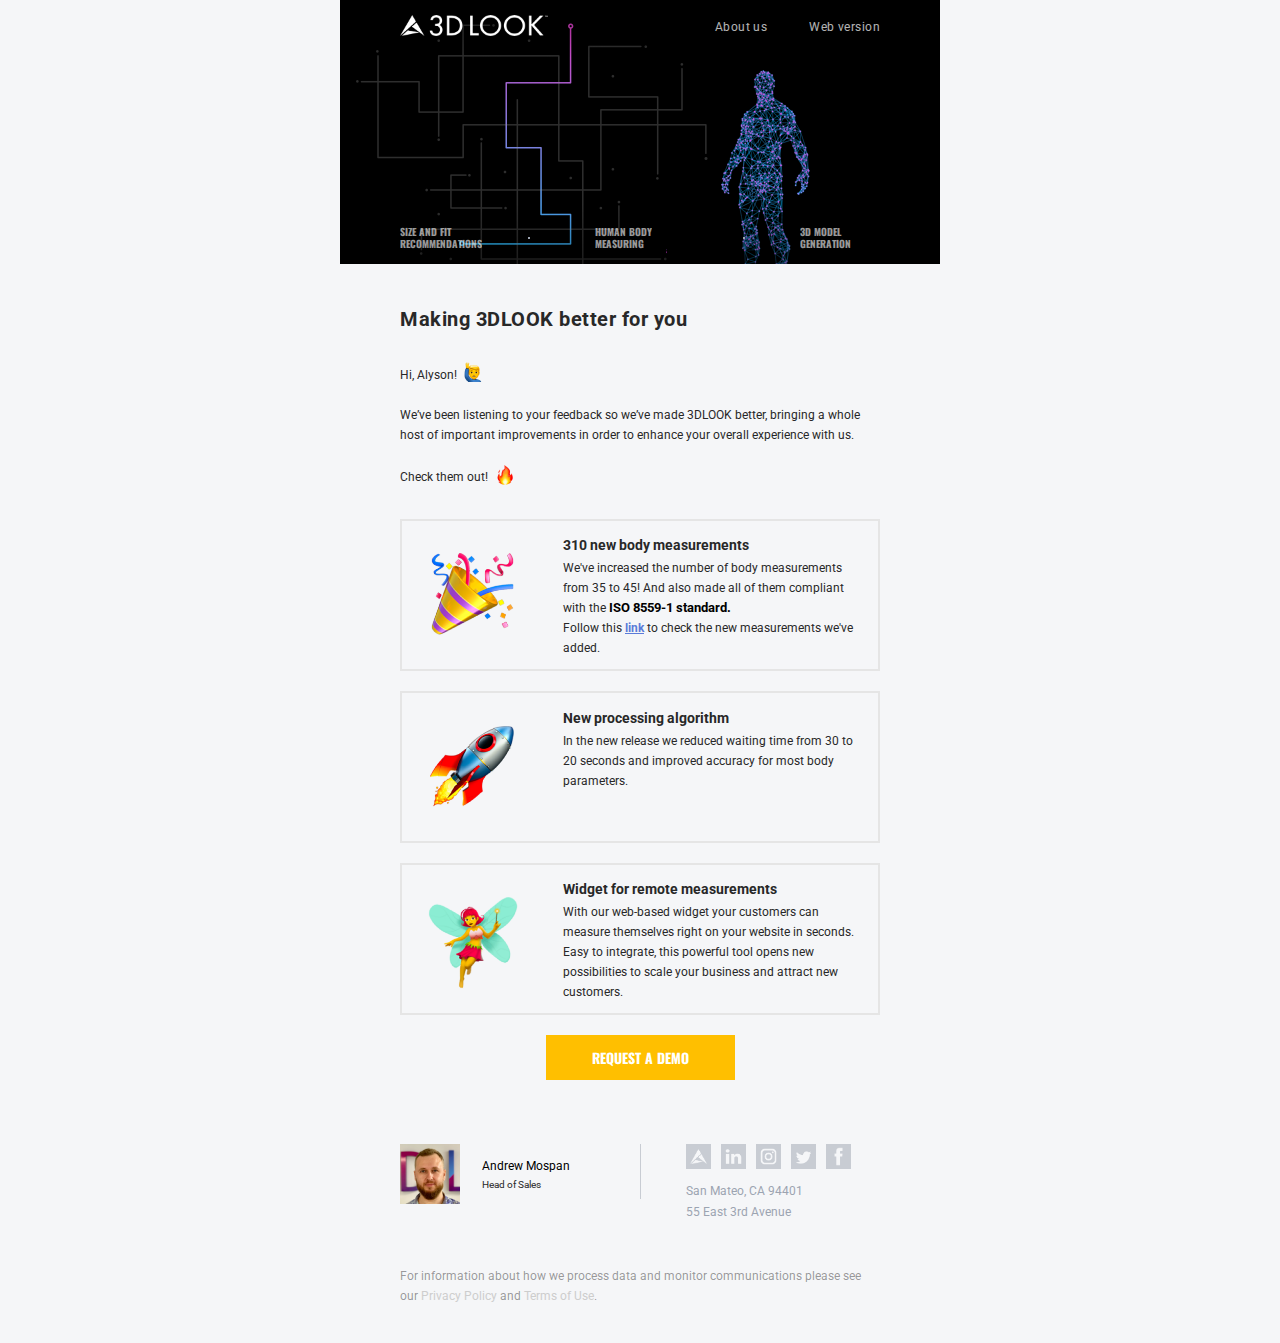
<file: inline.html>
<!DOCTYPE html>
<html lang="en">
<head>
    <meta charset="UTF-8">
    <meta name="viewport" content="width=device-width, user-scalable=no, initial-scale=1.0, maximum-scale=1.0, minimum-scale=1.0">
    <meta name="viewport" content="width=device-width, initial-scale=1.0">
    <meta http-equiv="X-UA-Compatible" content="ie=edge">
    <title>3DLOOK</title>
    <link rel="stylesheet" href="https://fonts.googleapis.com/css?family=Oswald:700|Roboto:400,700&display=swap">
    <style>
        @import url("https://fonts.googleapis.com/css?family=Oswald:700|Roboto:400,700&display=swap");
body {
  margin: 0;
  padding: 0;
  background-color: #F5F6F8;
  font-family: "Roboto", Arial, sans-serif;
}
body p,
body a,
body td {
  font-family: "Roboto", Arial, sans-serif;
}
body a {
  text-decoration: none;
}
body .container {
  width: 100%;
}
body .pl-20 {
  padding-left: 20px;
}
body .pre-text {
  display: none !important;
  visibility: hidden;
  mso-hide: all;
  font-size: 1px;
  color: #ffffff;
  line-height: 1px;
  max-height: 0px;
  max-width: 0px;
  opacity: 0;
  overflow: hidden;
}

table {
  margin: 0 auto;
  border-collapse: collapse;
  border-spacing: 0;
}
table.hidden-mobile {
  display: table;
}
table.hidden-desktop {
  display: none;
}
table thead {
  width: 100%;
}
table tr.hidden-mobile {
  display: table-row;
}
table tr.hidden-desktop {
  display: none;
}
table tr td {
  position: relative;
  z-index: 3;
  padding: 0;
  margin: 0;
}
table tr td.hidden-mobile {
  display: table-cell;
}
table tr td.hidden-desktop {
  display: none;
}

button {
  border: none;
  cursor: pointer;
}

.btn {
  z-index: 10;
  display: block;
  height: 45px;
  width: 189px;
  line-height: 45px;
  background: #FFBF00;
  color: #fff;
  font-size: 14px;
  font-weight: 700;
  font-family: "Oswald", "Roboto", sans-serif;
  text-align: center;
  overflow: hidden;
  transition: box-shadow 0.2s;
  text-transform: uppercase;
  text-decoration: none;
  cursor: pointer;
  margin: 0 auto;
}

.btn:hover {
  box-shadow: 0 4px 20px 0 rgba(255, 197, 0, 0.4);
}

h2 {
  color: #282828;
  font-size: 20px;
  font-weight: 700;
  letter-spacing: 0.5px;
  line-height: 24px;
  margin: 0;
  margin-top: 43px;
  margin-bottom: 30px;
}

h3 {
  font-size: 14px;
  margin: 0;
  font-weight: 700;
  line-height: 20px;
  margin-top: 23px;
  margin-bottom: 14px;
}

p {
  color: #282828;
  font-size: 12px;
  line-height: 20px;
  margin-top: 0;
  margin-bottom: 32px;
}

a {
  color: #282828;
}

ul {
  list-style: none;
  margin: 0;
  padding: 0;
}
ul li {
  display: inline-block;
}
ul li a {
  text-decoration: none;
}

.hide-header {
  display: none;
}

.header .header-table {
  width: 600px;
  height: 205px;
  background-image: url("img/top-header.png");
  background-position: center;
  background-repeat: no-repeat;
  background-size: cover;
  table-layout: fixed;
}
.header .header-table .header-logo-container {
  padding-left: 60px;
}
.header .header-table .header-logo-container .header-logo {
  position: relative;
  width: 148px;
  height: 21px;
  margin: 15px 0 0 0;
}
.header .header-table .header-navigation-container {
  text-align: right;
}
.header .header-table .header-navigation-container li {
  margin-right: 0;
}
.header .header-table .header-navigation {
  margin: 5px 60px 0 0;
}
.header .header-table .header-navigation li {
  margin-top: 11px;
  margin-right: 38px;
  display: inline-block;
}
.header .header-table .header-navigation li:last-child {
  margin-right: 0;
}
.header .header-table .header-navigation li a {
  color: #fff;
  opacity: 0.7;
  transition: opacity 0.25s, color 0.25s;
  font-size: 12px;
  line-height: 14px;
  letter-spacing: 0.43px;
  text-align: center;
}
.header .header-table .header-navigation li:hover {
  opacity: 1;
  color: #FFC200 !important;
}
.header .header-table .products-navigation {
  border-collapse: collapse;
  margin-bottom: 12px;
  margin-left: 60px;
}
.header .header-table .products-navigation td a {
  display: inline-block;
}
.header .header-table .products-navigation td:after {
  content: "";
  display: inline-block;
  width: 2px;
  height: 2px;
  background-color: #9CA4B1;
  position: absolute;
  right: 0;
  top: 11px;
}
.header .header-table .products-navigation td:nth-child(1)::after {
  right: 30px;
}
.header .header-table .products-navigation td:nth-child(2):after {
  right: -25px;
}
.header .header-table .products-navigation td:nth-child(2) a {
  padding-left: 35px;
}
.header .header-table .products-navigation td:nth-child(3):after {
  display: none;
}
.header .header-table .products-navigation td:nth-child(3) a {
  padding-left: 80px;
}
.header .header-table .products-navigation td a {
  text-decoration: none;
  text-transform: uppercase;
  font-size: 10px;
  font-weight: 700;
  line-height: 12px;
  font-family: "Oswald", "Roboto", sans-serif;
  opacity: 0.6;
  color: #fff;
  transition: opacity 0.25s, color 0.25s;
}
.header .header-table .products-navigation td a:hover {
  opacity: 1;
  color: #FFFFFF !important;
}
.header .header-table .products-navigation .link td a {
  padding-top: 186px;
  display: block;
  height: 100%;
}
.header .header-table .products-navigation .link td:nth-child(1)::after {
  display: none;
}
.header .header-table .products-navigation .link td:nth-child(2)::after {
  display: none;
}

.content .main-content h2 {
  font-size: 20px;
  line-height: 24px;
}
.content .main-content h2 img {
  vertical-align: bottom;
}
.content .main-content p img {
  display: inline-block;
  vertical-align: bottom;
}
.content .main-content .card {
  padding: 0;
  margin: 0;
  opacity: 1;
  z-index: 10;
  box-shadow: 0 10px 40px 0 rgba(0, 0, 0, 0.1);
}
.content .main-content .card h3 {
  color: #282828;
}
.content .main-content .card p {
  margin-bottom: 10px;
}
.content .main-content .card:after {
  content: "";
  position: absolute;
  top: 0;
  left: 0;
  width: 100%;
  height: 98.1%;
}
.content .main-content .card td:nth-child(1) {
  height: 292px;
  width: 41.8%;
  background-color: #fff;
}
.content .main-content .card td:nth-child(2) {
  padding-right: 25px;
  display: inline-block;
  background-color: #fff;
  height: 292px;
  padding-left: 24px;
}
.content .main-content .card td:nth-child(2) p {
  color: #000;
}
.content .main-content .card td img {
  display: block;
}
.content .main-content .card-btn-container {
  display: inline-block;
  width: 100%;
  text-align: center;
}
.content .main-content .card-btn-container .btn {
  color: #fff;
}
.content .main-content .magazine-image {
  width: 100%;
}
.content .hidden-desktop.article table tr td .btn {
  margin-top: 0;
  margin-left: auto;
  margin-right: auto;
  display: block;
}
.content .hidden-desktop.article table tr:first-child td {
  background-color: #fff;
}
.content .hidden-desktop.article table tr:first-child td img {
  width: 100%;
}
.content .hidden-desktop.article table tr:nth-child(2) td {
  height: 173px;
  background-color: #fff;
  padding: 20px !important;
  padding-bottom: 48px;
  display: inline-block;
}
.content .hidden-desktop.article table tr:nth-child(2) td h3 {
  margin: 0 0 10px !important;
  color: #282828;
}
.content .hidden-desktop.article table tr:nth-child(2) td p {
  margin-top: 10px !important;
  margin-bottom: 20px !important;
}
.content .hidden-desktop.article table tr:nth-child(2) td .btn {
  margin-top: 10px;
}
.content .hidden-mobile table {
  margin-bottom: 30px;
}
.content .articles .headline table {
  width: 480px;
}
.content .articles .headline table h3 {
  font-family: Roboto, Arial, sans-serif;
  font-size: 20px;
  line-height: 24px;
  margin-bottom: 30px;
}
.content .articles .single-article > td > table {
  margin-bottom: 20px;
}
.content .articles .single-article table tr {
  border: 2px solid #E5E5E5;
  height: 150px;
}
.content .articles .single-article table tr img {
  display: block;
  width: 100%;
}
.content .articles .single-article table tr td.pl-20 {
  padding-top: 5px;
  padding-right: 20px;
}
.content .articles .single-article table tr td h3 {
  line-height: 16px;
  font-family: Roboto, Arial, sans-serif;
  font-size: 14px;
  font-weight: bold;
  margin: 0 0 5px 0 !important;
  padding: 0;
}
.content .articles .single-article table tr td .bold {
  font-family: Roboto, Arial, sans-serif;
  font-size: 13px;
  font-weight: bold;
  color: #000000;
}
.content .articles .single-article table tr td p {
  font-family: Roboto, Arial, sans-serif;
  font-size: 12px;
  margin: 0 !important;
  padding: 0 !important;
}
.content .articles .single-article table tr td p a {
  color: #5B7BD9;
  font-weight: bold;
  text-decoration: underline;
}
.content .articles .single-article table tr td table tr {
  border: 0;
  height: auto;
}

.contact .social-icons td {
  display: inline-block;
  width: 25px;
  height: 25px;
  margin-right: 10px;
}
.contact .social-icons td:last-child {
  margin-right: 0;
}
.contact .social-icons td a {
  display: inline-block;
  width: 100%;
  height: 100%;
  background-color: #C8CCD3;
  line-height: 30px;
  text-align: center;
}
.contact .social-icons td a:hover {
  background-color: #FFC200;
}
.contact .social-icons td a.instagram {
  line-height: 32px;
}
.contact .social-icons td a.facebook {
  line-height: 34px;
}
.contact .social-icons td a.facebook img {
  width: 9px;
}
.contact .social-icons td a img {
  width: 17px;
}
.contact .hidden-mobile {
  margin-top: 50px;
}
.contact .hidden-mobile .avatar {
  display: inline-block;
  width: 60px;
}
.contact .hidden-mobile .contact-info {
  display: inline-block;
  margin-left: 22px;
  padding-right: 54px;
  width: 33%;
  height: 55px;
  border-right: 1px solid #c8ccd3;
  margin-top: -10px;
  padding-right: 0;
}
.contact .hidden-mobile .contact-info .name {
  display: inline-block;
  font-size: 12px;
  line-height: 14px;
  margin-top: 15px;
}
.contact .hidden-mobile .contact-info .position {
  font-size: 10px;
  line-height: 11px;
}
.contact .hidden-mobile .icons {
  display: inline-block;
  width: 185px;
  margin-left: 45px;
}
.contact .hidden-mobile .icons table {
  width: 100%;
  table-layout: auto;
  margin-top: 14px;
}
.contact .hidden-mobile .icons .address span {
  display: inline-block;
  font-size: 12px;
  line-height: 20px;
  color: #9CA4b1;
  margin-top: 12px;
}
.contact .hidden-mobile .icons .address.second span {
  margin-top: 0;
}

.footer .desc-table {
  margin-top: 44px;
}
.footer .desc-table .desc {
  font-size: 12px;
  line-height: 20px;
  color: rgba(0, 0, 0, 0.4);
  margin-bottom: 37px;
}
.footer .desc-table .desc.first {
  margin-bottom: 14px;
}
.footer .desc-table .desc a {
  color: #cdcdcd;
}

@media screen and (max-width: 600px) {
  .hidden-mobile {
    display: none !important;
  }

  .contact > td,
.hello > td,
.footer > td {
    padding: 0 20px !important;
  }

  .social-icons td {
    display: inline-block;
    width: 40px;
    height: 40px;
  }
  .social-icons td a {
    text-align: center;
    line-height: 45px;
  }
  .social-icons td a img {
    display: inline-block;
    max-width: 22px;
  }

  table {
    width: 100% !important;
  }
  table.hidden-desktop {
    display: table !important;
  }
  table.hidden-mobile {
    display: none;
  }
  table tr.hidden-desktop {
    display: table-row !important;
  }
  table tr.hidden-mobile {
    display: none;
  }
  table tr td.hidden-desktop {
    display: table-cell !important;
  }
  table tr td.hidden-mobile {
    display: none;
  }

  .header .header-table {
    height: 225px;
  }
  .header .header-table .header-logo-container {
    padding-left: 20px !important;
    vertical-align: top;
  }
  .header .header-table .header-logo-container .header-logo {
    margin-bottom: 97px !important;
  }
  .header .header-table .header-navigation-container {
    padding-right: 0;
  }
  .header .header-table .header-navigation-container .header-navigation {
    margin-right: 38px !important;
  }
  .header .header-table .hidden-desktop .products-navigation {
    margin: 0 !important;
    margin-bottom: 10px !important;
    padding: 0 20px !important;
  }
  .header .header-table .hidden-desktop .products-navigation td:after {
    display: none;
  }
  .header .header-table .hidden-desktop .products-navigation td a {
    font-size: 14px !important;
    line-height: 16px !important;
    color: #fff !important;
    opacity: 1;
    white-space: nowrap;
    display: block;
    margin-bottom: 10px;
    margin-left: 20px;
  }

  .articles > td {
    padding: 20px !important;
  }
  .articles .pl-20 {
    padding: 20px !important;
  }
  .articles img {
    min-width: 100%;
  }

  .contact .hidden-desktop .title h2 {
    margin-top: 30px;
  }
  .contact .hidden-desktop .avatar {
    display: inline-block;
    width: 100px;
  }
  .contact .hidden-desktop .avatar img {
    width: 100%;
    max-width: 100px;
    margin-top: 9px;
  }
  .contact .hidden-desktop .contact-info {
    display: inline-block;
    width: calc(100% - 100px);
    box-sizing: border-box;
    padding-left: 30px !important;
    padding-top: 10px !important;
  }
  .contact .hidden-desktop .contact-info .name {
    margin: 0;
    margin-bottom: 5px !important;
    font-size: 14px;
    line-height: 16px;
    color: #000;
    font-weight: 700;
  }
  .contact .hidden-desktop .contact-info .position {
    margin: 0 !important;
    font-size: 12px;
    line-height: 14px;
    color: #000;
  }
  .contact .social-icons td {
    margin: 30px 15px 20px 0 !important;
    width: 40px !important;
    height: 40px !important;
  }
  .contact .social-icons td a {
    line-height: 56px !important;
  }
  .contact .social-icons td a img {
    max-width: 32px !important;
    width: 32px !important;
  }
  .contact .social-icons td .instagram {
    line-height: 62px !important;
  }
  .contact .social-icons td .facebook {
    line-height: 62px !important;
  }
  .contact .social-icons td .facebook img {
    width: 15px !important;
  }
  .contact .address {
    font-size: 12px;
    line-height: 20px;
    margin-right: 10px;
    color: #9ca4b1;
  }
  .contact .address.second {
    font-size: 12px;
    line-height: 20px;
    color: #9ca4b1;
  }
}
@media screen and (max-width: 500px) {
  table {
    width: 100%;
  }

  .header .header-table .header-logo-container .header-logo {
    width: 113px !important;
    height: 16px !important;
  }
  .header .header-table .header-navigation-container {
    top: 2px;
  }
  .header .header-table .header-navigation-container .header-navigation {
    margin-top: 6px !important;
    margin-right: 10px !important;
  }
  .header .header-table .header-navigation-container .header-navigation li {
    margin-top: 4px !important;
    margin-right: 20px !important;
  }
}

/*# sourceMappingURL=style.css.map */

    </style>
</head>
<body style="margin: 0; padding: 0; background-color: #F5F6F8; font-family: 'Roboto', Arial, sans-serif;">
    <div class="pre-text" style="visibility: hidden; mso-hide: all; font-size: 1px; color: #ffffff; line-height: 1px; max-height: 0px; max-width: 0px; opacity: 0; overflow: hidden; display: none;">We’ve been listening to your feedback so we’ve made 3DLOOK better, bringing a whole host of important improvements in order to enhance your overall experience with us.&zwnj;&nbsp;&zwnj;&nbsp; &zwnj;&nbsp; &zwnj;&nbsp; &zwnj;&nbsp; &zwnj;&nbsp; &zwnj;&nbsp; &zwnj;&nbsp; &zwnj;&nbsp; &zwnj;&nbsp; &zwnj;&nbsp; &zwnj;&nbsp; &zwnj;&nbsp; &zwnj;&nbsp; &zwnj;&nbsp; &zwnj;&nbsp; &zwnj;&nbsp; &zwnj;&nbsp; &zwnj;&nbsp;&zwnj;&nbsp; &zwnj;&nbsp; &zwnj;&nbsp; &zwnj;&nbsp; &zwnj;&nbsp; &zwnj;&nbsp; &zwnj;&nbsp; &zwnj;&nbsp; &zwnj;&nbsp; &zwnj;&nbsp; &zwnj;&nbsp; &zwnj;&nbsp; &zwnj;&nbsp; &zwnj;&nbsp; &zwnj;&nbsp; &zwnj;&nbsp; &zwnj;&nbsp; &zwnj;&nbsp;&zwnj;&nbsp; &zwnj;&nbsp; &zwnj;&nbsp; &zwnj;&nbsp; &zwnj;&nbsp; &zwnj;&nbsp; &zwnj;&nbsp; &zwnj;&nbsp; &zwnj;&nbsp; &zwnj;&nbsp; &zwnj;&nbsp; &zwnj;&nbsp; &zwnj;&nbsp; &zwnj;&nbsp; &zwnj;&nbsp; &zwnj;&nbsp; &zwnj;&nbsp; &zwnj;&nbsp;&zwnj;&nbsp; &zwnj;&nbsp; &zwnj;&nbsp; &zwnj;&nbsp; &zwnj;&nbsp; &zwnj;&nbsp; &zwnj;&nbsp; &zwnj;&nbsp; &zwnj;&nbsp; &zwnj;&nbsp; &zwnj;&nbsp; &zwnj;&nbsp; &zwnj;&nbsp; &zwnj;&nbsp; &zwnj;&nbsp; &zwnj;&nbsp; &zwnj;&nbsp; &zwnj;&nbsp;&zwnj;&nbsp; &zwnj;&nbsp; &zwnj;&nbsp; &zwnj;&nbsp; &zwnj;&nbsp; &zwnj;&nbsp; &zwnj;&nbsp; &zwnj;&nbsp; &zwnj;&nbsp; &zwnj;&nbsp; &zwnj;&nbsp; &zwnj;&nbsp; &zwnj;&nbsp; &zwnj;&nbsp; &zwnj;&nbsp; &zwnj;&nbsp; &zwnj;&nbsp; &zwnj;&nbsp;&zwnj;&nbsp; &zwnj;&nbsp; &zwnj;&nbsp; &zwnj;&nbsp; &zwnj;&nbsp; &zwnj;&nbsp; &zwnj;&nbsp; &zwnj;&nbsp; &zwnj;&nbsp; &zwnj;&nbsp; &zwnj;&nbsp; &zwnj;&nbsp; &zwnj;&nbsp; &zwnj;&nbsp; &zwnj;&nbsp; &zwnj;&nbsp; &zwnj;&nbsp; &zwnj;&nbsp;&zwnj;&nbsp; &zwnj;&nbsp; &zwnj;&nbsp; &zwnj;&nbsp; &zwnj;&nbsp; &zwnj;&nbsp; &zwnj;&nbsp; &zwnj;&nbsp; &zwnj;&nbsp; &zwnj;&nbsp; &zwnj;&nbsp; &zwnj;&nbsp; &zwnj;&nbsp; &zwnj;&nbsp; &zwnj;&nbsp; &zwnj;&nbsp; &zwnj;&nbsp;</div>
    <table class="container" style="margin: 0 auto; border-collapse: collapse; border-spacing: 0; width: 100%;" width="100%">
        <tr class="header">
            <td style="font-family: 'Roboto', Arial, sans-serif; position: relative; z-index: 3; padding: 0; margin: 0;">
                <table border="0" cellpadding="0" cellspacing="0" width="600" height="205" align="center" class="header-table" style="margin: 0 auto; border-collapse: collapse; border-spacing: 0; width: 600px; height: 205px; background-image: url('https://nadia-kamuz.github.io/3dlook-email/img/top-header.png'); background-position: center; background-repeat: no-repeat; background-size: cover; table-layout: fixed;" >
                    <tr>
                        <td class="header-logo-container" width="100" style="font-family: 'Roboto', Arial, sans-serif; position: relative; z-index: 3; padding: 0; margin: 0; padding-left: 60px;">
                            <a href="https://3dlook.me/?utm_source=newsletter&utm_medium=email&utm_campaign=email_newsletter&utm_content=sales_october_2019" target="_blank" style="color: #282828; font-family: 'Roboto', Arial, sans-serif; text-decoration: none;">
                                <img class="header-logo" src="https://nadia-kamuz.github.io/3dlook-email/img/logo_3dlook_horizontal_white.png" alt="header-logo" style="position: relative; width: 148px; height: 21px; margin: 15px 0 0 0;" width="148" height="21">
                            </a>
                        </td>
                        <td valign="top" class="header-navigation-container" style="font-family: 'Roboto', Arial, sans-serif; position: relative; z-index: 3; padding: 0; margin: 0; text-align: right;" align="right">
                            <ul class="header-navigation" style="list-style: none; padding: 0; margin: 5px 60px 0 0;">
                                <li style="margin-top: 11px; margin-right: 38px; display: inline-block;"><a href="https://3dlook.me/about_3dlook/?utm_source=newsletter&utm_medium=email&utm_campaign=email_newsletter&utm_content=sales_october_2019" target="_blank" style="font-family: 'Roboto', Arial, sans-serif; text-decoration: none; color: #fff; opacity: 0.7; transition: opacity 0.25s, color 0.25s; font-size: 12px; line-height: 14px; letter-spacing: 0.43px; text-align: center;">About us</a></li>
                                <li style="margin-top: 11px; display: inline-block; margin-right: 0;"><a href="{{WebLetterUrl}}" target="_blank" style="font-family: 'Roboto', Arial, sans-serif; text-decoration: none; color: #fff; opacity: 0.7; transition: opacity 0.25s, color 0.25s; font-size: 12px; line-height: 14px; letter-spacing: 0.43px; text-align: center;">Web version</a></li>
                            </ul>
                        </td>
                    </tr>
                    <tr class="hidden-mobile" style="display: table-row;">
                        <td style="font-family: 'Roboto', Arial, sans-serif; position: relative; z-index: 3; padding: 0; margin: 0;">
                            <table width="480" align="center" class="products-navigation" style="margin: 0 auto; border-spacing: 0; border-collapse: collapse; margin-bottom: 12px; margin-left: 60px;">
                                <tr class="link">
                                    <td colspan="3" style="font-family: 'Roboto', Arial, sans-serif; position: relative; z-index: 3; padding: 0; margin: 0;"><a href="https://3dlook.me/?utm_source=newsletter&utm_medium=email&utm_campaign=email_newsletter&utm_content=sales_october_2019" style="text-decoration: none; text-transform: uppercase; font-size: 10px; font-weight: 700; line-height: 12px; font-family: 'Oswald', 'Roboto', sans-serif; opacity: 0.6; color: #fff; transition: opacity 0.25s, color 0.25s; padding-top: 186px; display: block; height: 100%;"></a></td>
                                </tr>
                                <tr>
                                    <td width="160" style="font-family: 'Roboto', Arial, sans-serif; position: relative; z-index: 3; padding: 0; margin: 0;">
                                        <a href="https://3dlook.me/saia/?utm_source=newsletter&utm_medium=email&utm_campaign=email_newsletter&utm_content=sales_october_2019" target="_blank" style="display: inline-block; text-decoration: none; text-transform: uppercase; font-size: 10px; font-weight: 700; line-height: 12px; font-family: 'Oswald', 'Roboto', sans-serif; opacity: 0.6; color: #fff; transition: opacity 0.25s, color 0.25s;">Size and Fit <br>Recommendations</a>
                                    </td>
                                    <td width="160" style="font-family: 'Roboto', Arial, sans-serif; position: relative; z-index: 3; padding: 0; margin: 0;">
                                        <a href="https://3dlook.me/saia-mtm/?utm_source=newsletter&utm_medium=email&utm_campaign=email_newsletter&utm_content=sales_october_2019" style="display: inline-block; text-decoration: none; text-transform: uppercase; font-size: 10px; font-weight: 700; line-height: 12px; font-family: 'Oswald', 'Roboto', sans-serif; opacity: 0.6; color: #fff; transition: opacity 0.25s, color 0.25s; padding-left: 35px;">Human Body <br>Measuring</a>
                                    </td>
                                    <td width="160" style="font-family: 'Roboto', Arial, sans-serif; position: relative; z-index: 3; padding: 0; margin: 0;">
                                        <a href="https://3dlook.me/virtual-dressing/?utm_source=newsletter&utm_medium=email&utm_campaign=email_newsletter&utm_content=sales_october_2019" target="_blank" style="display: inline-block; text-decoration: none; text-transform: uppercase; font-size: 10px; font-weight: 700; line-height: 12px; font-family: 'Oswald', 'Roboto', sans-serif; opacity: 0.6; color: #fff; transition: opacity 0.25s, color 0.25s; padding-left: 80px;">3D Model <br>Generation</a>
                                    </td>
                                </tr>
                            </table>
                        </td>
                    </tr>
                    <tr class="hidden-desktop" style="display: none;">
                        <td style="font-family: 'Roboto', Arial, sans-serif; position: relative; z-index: 3; padding: 0; margin: 0;">
                            <table style="margin: 0 auto; border-collapse: collapse; border-spacing: 0;">
                                <tr class="products-navigation" style="border-collapse: collapse; margin-bottom: 12px; margin-left: 60px;">
                                    <td style="font-family: 'Roboto', Arial, sans-serif; position: relative; z-index: 3; padding: 0; margin: 0;"><a href="https://3dlook.me/saia/?utm_source=newsletter&utm_medium=email&utm_campaign=email_newsletter&utm_content=sales_october_2019" target="_blank" style="display: inline-block; text-decoration: none; text-transform: uppercase; font-size: 10px; font-weight: 700; line-height: 12px; font-family: 'Oswald', 'Roboto', sans-serif; opacity: 0.6; color: #fff; transition: opacity 0.25s, color 0.25s;">Size and Fit Recommendations</a></td>
                                </tr>
                                <tr class="products-navigation" style="border-collapse: collapse; margin-bottom: 12px; margin-left: 60px;">
                                    <td style="font-family: 'Roboto', Arial, sans-serif; position: relative; z-index: 3; padding: 0; margin: 0;"><a href="https://3dlook.me/saia-mtm/?utm_source=newsletter&utm_medium=email&utm_campaign=email_newsletter&utm_content=sales_october_2019" target="_blank" style="display: inline-block; text-decoration: none; text-transform: uppercase; font-size: 10px; font-weight: 700; line-height: 12px; font-family: 'Oswald', 'Roboto', sans-serif; opacity: 0.6; color: #fff; transition: opacity 0.25s, color 0.25s;">Human Body Measuring</a></td>
                                </tr>
                                <tr class="products-navigation" style="border-collapse: collapse; margin-bottom: 12px; margin-left: 60px;">
                                    <td style="font-family: 'Roboto', Arial, sans-serif; position: relative; z-index: 3; padding: 0; margin: 0;"><a href="https://3dlook.me/virtual-dressing/?utm_source=newsletter&utm_medium=email&utm_campaign=email_newsletter&utm_content=sales_october_2019" target="_blank" style="display: inline-block; text-decoration: none; text-transform: uppercase; font-size: 10px; font-weight: 700; line-height: 12px; font-family: 'Oswald', 'Roboto', sans-serif; opacity: 0.6; color: #fff; transition: opacity 0.25s, color 0.25s;">3D Model Generation</a></td>
                                </tr>
                            </table>
                        </td>
                    </tr>
                </table>
            </td>
        </tr>
        <tr class="content">
            <td style="font-family: 'Roboto', Arial, sans-serif; position: relative; z-index: 3; padding: 0; margin: 0;">
                <table width="480" align="center" class="main-content" style="margin: 0 auto; border-collapse: collapse; border-spacing: 0;">
                    <tr class="hello">
                        <td style="font-family: 'Roboto', Arial, sans-serif; position: relative; z-index: 3; padding: 0; margin: 0;">
                            <h2 style="color: #282828; font-weight: 700; letter-spacing: 0.5px; margin: 0; margin-top: 43px; margin-bottom: 30px; font-size: 20px; line-height: 24px;">Making 3DLOOK better for you</h2>
                            <p style="color: #282828; font-size: 12px; line-height: 20px; margin-top: 0; margin-bottom: 32px; font-family: 'Roboto', Arial, sans-serif;">Hi, Alyson! &nbsp;<img src="https://nadia-kamuz.github.io/3dlook-email/img/hi.png" alt="Hi" style="display: inline-block; vertical-align: bottom;"><br><br>We’ve been listening to your feedback so we’ve made 3DLOOK better, bringing a whole host of important improvements in order to enhance your overall experience with us.<br><br>
                            Check them out! &nbsp; <img src="https://nadia-kamuz.github.io/3dlook-email/img/stay.png" alt="Hi" style="display: inline-block; vertical-align: bottom;"></p>
                        </td>
                    </tr>
                    <tr class="articles">
                        <td style="font-family: 'Roboto', Arial, sans-serif; position: relative; z-index: 3; padding: 0; margin: 0;">
                            <table style="margin: 0 auto; border-collapse: collapse; border-spacing: 0;">
                                <tr class="single-article">
                                    <td style="font-family: 'Roboto', Arial, sans-serif; position: relative; z-index: 3; padding: 0; margin: 0;">
                                        <table width="480" height="121" align="center" border="0" cellpadding="0" cellspacing="0" style="margin: 0 auto; border-collapse: collapse; border-spacing: 0; margin-bottom: 20px;">
                                            <tr style="border: 2px solid #E5E5E5; height: 150px;">
                                                <td style="font-family: 'Roboto', Arial, sans-serif; position: relative; z-index: 3; padding: 0; margin: 0;">
                                                    <table align="left" width="141" style="margin: 0 auto; border-collapse: collapse; border-spacing: 0;">
                                                        <tr style="border: 0; height: auto;">
                                                            <td style="font-family: 'Roboto', Arial, sans-serif; position: relative; z-index: 3; padding: 0; margin: 0;">
                                                                <a href="https://3dlook.me/request-a-quote//?utm_source=newsletter&utm_medium=email&utm_campaign=email_newsletter&utm_content=october_2019" style="color: #282828; font-family: 'Roboto', Arial, sans-serif; text-decoration: none;"><img src="https://nadia-kamuz.github.io/3dlook-email/img/3-thinks-to-know-small.png" alt="3 things to know about real tech investments" border="0" style="display: block; width: 100%;"></a>
                                                            </td>
                                                        </tr>
                                                    </table>
                                                    <table valign="center" style="margin: 0 auto; border-collapse: collapse; border-spacing: 0;">
                                                        <tr style="border: 0; height: auto;">
                                                            <td class="pl-20" style="font-family: 'Roboto', Arial, sans-serif; position: relative; z-index: 3; padding: 0; margin: 0; padding-left: 20px; padding-top: 5px; padding-right: 20px;">
                                                                <a href="https://3dlook.me/request-a-quote//?utm_source=newsletter&utm_medium=email&utm_campaign=email_newsletter&utm_content=october_2019" style="color: #282828; font-family: 'Roboto', Arial, sans-serif; text-decoration: none;"><h3 style="margin-top: 23px; margin-bottom: 14px; line-height: 16px; font-family: Roboto, Arial, sans-serif; font-size: 14px; font-weight: bold; padding: 0; margin: 0 0 5px 0;">310 new body measurements</h3></a>
                                                                <p style="color: #282828; line-height: 20px; margin-top: 0; margin-bottom: 32px; font-family: Roboto, Arial, sans-serif; font-size: 12px; margin: 0; padding: 0;">We've increased the number of body measurements from 35 to 45! And also made all of them compliant with the <span class="bold" style="font-family: Roboto, Arial, sans-serif; font-size: 13px; font-weight: bold; color: #000000;">ISO 8559-1 standard.</span><br> Follow this <a href="https://saia.3dlook.me/docs/guide-measurments.html#Volumetric/?utm_source=newsletter&utm_medium=email&utm_campaign=email_newsletter&utm_content=october_2019" style="font-family: 'Roboto', Arial, sans-serif; color: #5B7BD9; font-weight: bold; text-decoration: underline;">link</a> to check the new measurements we've added.</p>
                                                            </td>
                                                        </tr>
                                                    </table>
                                                </td>
                                            </tr>
                                        </table>
                                    </td>
                                </tr>
                                <tr class="single-article">
                                    <td style="font-family: 'Roboto', Arial, sans-serif; position: relative; z-index: 3; padding: 0; margin: 0;">
                                        <table width="480" height="121" align="center" border="0" cellpadding="0" cellspacing="0" style="margin: 0 auto; border-collapse: collapse; border-spacing: 0; margin-bottom: 20px;">
                                            <tr style="border: 2px solid #E5E5E5; height: 150px;">
                                                <td style="font-family: 'Roboto', Arial, sans-serif; position: relative; z-index: 3; padding: 0; margin: 0;">
                                                    <table align="left" width="141" style="margin: 0 auto; border-collapse: collapse; border-spacing: 0;">
                                                        <tr style="border: 0; height: auto;">
                                                            <td style="font-family: 'Roboto', Arial, sans-serif; position: relative; z-index: 3; padding: 0; margin: 0;">
                                                                <a href="https://3dlook.me/request-a-quote//?utm_source=newsletter&utm_medium=email&utm_campaign=email_newsletter&utm_content=october_2019" style="color: #282828; font-family: 'Roboto', Arial, sans-serif; text-decoration: none;"><img src="https://nadia-kamuz.github.io/3dlook-email/img/the-system-is-broken-small.png" alt="Made-to-measure fashion brands are looking to solve fashions’ size inclusivity problem" border="0" style="display: block; width: 100%;"></a>
                                                            </td>
                                                        </tr>
                                                    </table>
                                                    <table valign="center" style="margin: 0 auto; border-collapse: collapse; border-spacing: 0;">
                                                        <tr style="border: 0; height: auto;">
                                                            <td class="pl-20" style="font-family: 'Roboto', Arial, sans-serif; position: relative; z-index: 3; padding: 0; margin: 0; padding-left: 20px; padding-top: 5px; padding-right: 20px;">
                                                                <a href="https://3dlook.me/request-a-quote//?utm_source=newsletter&utm_medium=email&utm_campaign=email_newsletter&utm_content=october_2019" style="color: #282828; font-family: 'Roboto', Arial, sans-serif; text-decoration: none;"><h3 style="margin-top: 23px; margin-bottom: 14px; line-height: 16px; font-family: Roboto, Arial, sans-serif; font-size: 14px; font-weight: bold; padding: 0; margin: 0 0 5px 0;">New processing algorithm</h3></a>
                                                                <p style="color: #282828; line-height: 20px; margin-top: 0; margin-bottom: 32px; font-family: Roboto, Arial, sans-serif; font-size: 12px; margin: 0; padding: 0;">In the new release we reduced waiting time from 30 to 20 seconds and improved accuracy for most body parameters. </p>
                                                            </td>
                                                        </tr>
                                                    </table>
                                                </td>
                                            </tr>
                                        </table>
                                    </td>
                                </tr>
                                <tr class="single-article">
                                    <td style="font-family: 'Roboto', Arial, sans-serif; position: relative; z-index: 3; padding: 0; margin: 0;">
                                        <table width="480" height="121" align="center" border="0" cellpadding="0" cellspacing="0" style="margin: 0 auto; border-collapse: collapse; border-spacing: 0; margin-bottom: 20px;">
                                            <tr style="border: 2px solid #E5E5E5; height: 150px;">
                                                <td style="font-family: 'Roboto', Arial, sans-serif; position: relative; z-index: 3; padding: 0; margin: 0;">
                                                    <table align="left" width="141" style="margin: 0 auto; border-collapse: collapse; border-spacing: 0;">
                                                        <tr style="border: 0; height: auto;">
                                                            <td style="font-family: 'Roboto', Arial, sans-serif; position: relative; z-index: 3; padding: 0; margin: 0;">
                                                                <a href="https://3dlook.me/request-a-quote//?utm_source=newsletter&utm_medium=email&utm_campaign=email_newsletter&utm_content=october_2019" style="color: #282828; font-family: 'Roboto', Arial, sans-serif; text-decoration: none;"><img src="https://nadia-kamuz.github.io/3dlook-email/img/body-measurement-small.png" alt="Body Measurement Technology" border="0" style="display: block; width: 100%;"></a>
                                                            </td>
                                                        </tr>
                                                    </table>
                                                    <table valign="center" style="margin: 0 auto; border-collapse: collapse; border-spacing: 0;">
                                                        <tr style="border: 0; height: auto;">
                                                            <td class="pl-20" style="font-family: 'Roboto', Arial, sans-serif; position: relative; z-index: 3; padding: 0; margin: 0; padding-left: 20px; padding-top: 5px; padding-right: 20px;">
                                                                <a href="https://3dlook.me/request-a-quote//?utm_source=newsletter&utm_medium=email&utm_campaign=email_newsletter&utm_content=october_2019" style="color: #282828; font-family: 'Roboto', Arial, sans-serif; text-decoration: none;"><h3 style="margin-top: 23px; margin-bottom: 14px; line-height: 16px; font-family: Roboto, Arial, sans-serif; font-size: 14px; font-weight: bold; padding: 0; margin: 0 0 5px 0;">Widget for remote measurements</h3></a>
                                                                <p style="color: #282828; line-height: 20px; margin-top: 0; margin-bottom: 32px; font-family: Roboto, Arial, sans-serif; font-size: 12px; margin: 0; padding: 0;">With our web-based widget your customers can measure themselves right on your website in seconds. Easy to integrate, this powerful tool opens new possibilities to scale your business and attract new customers.</p>
                                                            </td>
                                                        </tr>
                                                    </table>
                                                </td>
                                            </tr>
                                        </table>
                                    </td>
                                </tr>
                            </table>
                        </td>
                    </tr>
                </table>
            </td>
        </tr>
        <tr class="content">
            <td style="font-family: 'Roboto', Arial, sans-serif; position: relative; z-index: 3; padding: 0; margin: 0;">
                <table width="480" class="button" style="margin: 0 auto; border-collapse: collapse; border-spacing: 0;">
                    <tr>
                        <td style="font-family: 'Roboto', Arial, sans-serif; position: relative; z-index: 3; padding: 0; margin: 0;">
                             <a class="btn" href="https://3dlook.me/request-a-quote//?utm_source=newsletter&utm_medium=email&utm_campaign=email_newsletter&utm_content=october_2019" target="_blank" style="z-index: 10; display: block; height: 45px; width: 189px; line-height: 45px; background: #FFBF00; color: #fff; font-size: 14px; font-weight: 700; font-family: 'Oswald', 'Roboto', sans-serif; text-align: center; overflow: hidden; transition: box-shadow 0.2s; text-transform: uppercase; text-decoration: none; cursor: pointer; margin: 0 auto;">request a demo</a>
                        </td>
                    </tr>
                </table>
            </td>
        </tr>
        <tr class="contact">
            <td style="font-family: 'Roboto', Arial, sans-serif; position: relative; z-index: 3; padding: 0; margin: 0;">
                <table width="480" class="hidden-mobile" style="margin: 0 auto; border-collapse: collapse; border-spacing: 0; display: table; margin-top: 50px;">
                    <tr>
                        <td class="avatar" style="font-family: 'Roboto', Arial, sans-serif; position: relative; z-index: 3; padding: 0; margin: 0; display: inline-block; width: 60px;" width="60">
                            <img src="https://nadia-kamuz.github.io/3dlook-email/img/andrew-mospan.png" alt="head of sales" width="60" height="60">
                        </td>
                        <td class="contact-info" style="font-family: 'Roboto', Arial, sans-serif; position: relative; z-index: 3; padding: 0; margin: 0; display: inline-block; margin-left: 22px; padding-right: 54px; width: 33%; height: 55px; border-right: 1px solid #c8ccd3; margin-top: -10px; padding-right: 0;" width="33%" height="55">
                            <span class="name" style="display: inline-block; font-size: 12px; line-height: 14px; margin-top: 15px;">
                                <nobr>Andrew Mospan</nobr>
                            </span>
                            <p style="color: #282828; font-size: 12px; line-height: 20px; margin-top: 0; margin-bottom: 32px; font-family: 'Roboto', Arial, sans-serif;"><span class="position" style="font-size: 10px; line-height: 11px;">Head of Sales</span></p>
                        </td>
                        <td class="icons" style="font-family: 'Roboto', Arial, sans-serif; position: relative; z-index: 3; padding: 0; margin: 0; display: inline-block; width: 185px; margin-left: 45px;" width="185">
                            <table style="margin: 0 auto; border-collapse: collapse; border-spacing: 0; width: 100%; table-layout: auto; margin-top: 14px;" width="100%">
                                <tr class="social-icons">
                                    <td style="font-family: 'Roboto', Arial, sans-serif; position: relative; z-index: 3; padding: 0; margin: 0; display: inline-block; width: 25px; height: 25px; margin-right: 10px;" width="25" height="25">
                                        <a class="3dlook" href="https://3dlook.me/?utm_source=newsletter&utm_medium=email&utm_campaign=email_newsletter&utm_content=october_2019" target="_blank" style="color: #282828; font-family: 'Roboto', Arial, sans-serif; text-decoration: none; display: inline-block; width: 100%; height: 100%; background-color: #C8CCD3; line-height: 30px; text-align: center;">
                                            <img src="https://nadia-kamuz.github.io/3dlook-email/img/3dlook.png" alt="3dlook" style="width: 17px;" width="17">
                                        </a>
                                    </td>
                                    <td style="font-family: 'Roboto', Arial, sans-serif; position: relative; z-index: 3; padding: 0; margin: 0; display: inline-block; width: 25px; height: 25px; margin-right: 10px;" width="25" height="25">
                                        <a class="linkedin" href="https://www.linkedin.com/company/3dlook/" target="_blank" style="color: #282828; font-family: 'Roboto', Arial, sans-serif; text-decoration: none; display: inline-block; width: 100%; height: 100%; background-color: #C8CCD3; line-height: 30px; text-align: center;">
                                            <img src="https://nadia-kamuz.github.io/3dlook-email/img/linkedin.png" alt="linkedin" style="width: 17px;" width="17">
                                        </a>
                                    </td>
                                    <td style="font-family: 'Roboto', Arial, sans-serif; position: relative; z-index: 3; padding: 0; margin: 0; display: inline-block; width: 25px; height: 25px; margin-right: 10px;" width="25" height="25">
                                        <a class="instagram" href="https://www.instagram.com/3dlook_me/" target="_blank" style="color: #282828; font-family: 'Roboto', Arial, sans-serif; text-decoration: none; display: inline-block; width: 100%; height: 100%; background-color: #C8CCD3; text-align: center; line-height: 32px;">
                                            <img src="https://nadia-kamuz.github.io/3dlook-email/img/instagram.png" alt="instagram" style="width: 17px;" width="17">
                                        </a>
                                    </td>
                                    <td style="font-family: 'Roboto', Arial, sans-serif; position: relative; z-index: 3; padding: 0; margin: 0; display: inline-block; width: 25px; height: 25px; margin-right: 10px;" width="25" height="25">
                                        <a class="twitter" href="https://twitter.com/3dlook_me" target="_blank" style="color: #282828; font-family: 'Roboto', Arial, sans-serif; text-decoration: none; display: inline-block; width: 100%; height: 100%; background-color: #C8CCD3; line-height: 30px; text-align: center;">
                                            <img src="https://nadia-kamuz.github.io/3dlook-email/img/twitter.png" alt="twitter" style="width: 17px;" width="17">
                                        </a>
                                    </td>
                                    <td style="font-family: 'Roboto', Arial, sans-serif; position: relative; z-index: 3; padding: 0; margin: 0; display: inline-block; width: 25px; height: 25px; margin-right: 0;" width="25" height="25">
                                        <a class="facebook" href="https://www.facebook.com/3DLOOK.me/" target="_blank" style="color: #282828; font-family: 'Roboto', Arial, sans-serif; text-decoration: none; display: inline-block; width: 100%; height: 100%; background-color: #C8CCD3; text-align: center; line-height: 34px;">
                                            <img src="https://nadia-kamuz.github.io/3dlook-email/img/facebook.png" alt="facebook" style="width: 9px;" width="9">
                                        </a>
                                    </td>
                                </tr>
                                <tr>
                                    <td class="address" style="font-family: 'Roboto', Arial, sans-serif; position: relative; z-index: 3; padding: 0; margin: 0;">
                                        <span style="display: inline-block; font-size: 12px; line-height: 20px; color: #9CA4b1; margin-top: 12px;">
                                            <nobr>San Mateo, CA 94401</nobr>
                                        </span>
                                    </td>
                                </tr>
                                <tr>
                                    <td class="address second" style="font-family: 'Roboto', Arial, sans-serif; position: relative; z-index: 3; padding: 0; margin: 0;">
                                        <span style="display: inline-block; font-size: 12px; line-height: 20px; color: #9CA4b1; margin-top: 0;">
                                            <nobr>55 East 3rd Avenue</nobr>
                                        </span>
                                    </td>
                                </tr>
                            </table>
                        </td>
                    </tr>
                </table>
                <table class="hidden-desktop" style="margin: 0 auto; border-collapse: collapse; border-spacing: 0; display: none;">
                    <tr>
                        <td class="title" style="font-family: 'Roboto', Arial, sans-serif; position: relative; z-index: 3; padding: 0; margin: 0;">
                            <h2 style="color: #282828; font-size: 20px; font-weight: 700; letter-spacing: 0.5px; line-height: 24px; margin: 0; margin-top: 43px; margin-bottom: 30px;">Let's be friends</h2>
                        </td>
                    </tr>
                    <tr>
                        <td class="avatar" style="font-family: 'Roboto', Arial, sans-serif; position: relative; z-index: 3; padding: 0; margin: 0;">
                            <img src="https://nadia-kamuz.github.io/3dlook-email/img/andrew-mospan.png" alt="head of sales">
                        </td>
                        <td class="contact-info" style="font-family: 'Roboto', Arial, sans-serif; position: relative; z-index: 3; padding: 0; margin: 0;">
                            <p class="name" style="color: #282828; font-size: 12px; line-height: 20px; margin-top: 0; margin-bottom: 32px; font-family: 'Roboto', Arial, sans-serif;">
                                <nobr>Andrew Mospan</nobr>
                            </p>
                            <p class="position" style="color: #282828; font-size: 12px; line-height: 20px; margin-top: 0; margin-bottom: 32px; font-family: 'Roboto', Arial, sans-serif;">
                                <nobr>Head of Sales</nobr>
                            </p>
                        </td>
                    </tr>
                    <tr class="social-icons">
                        <td style="font-family: 'Roboto', Arial, sans-serif; position: relative; z-index: 3; padding: 0; margin: 0; display: inline-block; width: 25px; height: 25px; margin-right: 10px;" width="25" height="25">
                            <a class="3dlook" href="https://3dlook.me/?utm_source=newsletter&utm_medium=email&utm_campaign=email_newsletter&utm_content=october_2019" target="_blank" style="color: #282828; font-family: 'Roboto', Arial, sans-serif; text-decoration: none; display: inline-block; width: 100%; height: 100%; background-color: #C8CCD3; line-height: 30px; text-align: center;">
                                <img src="https://nadia-kamuz.github.io/3dlook-email/img/3dlook.png" alt="3dlook" style="width: 17px;" width="17">
                            </a>
                        </td>
                        <td style="font-family: 'Roboto', Arial, sans-serif; position: relative; z-index: 3; padding: 0; margin: 0; display: inline-block; width: 25px; height: 25px; margin-right: 10px;" width="25" height="25">
                            <a class="linkedin" href="https://www.linkedin.com/company/3dlook/" target="_blank" style="color: #282828; font-family: 'Roboto', Arial, sans-serif; text-decoration: none; display: inline-block; width: 100%; height: 100%; background-color: #C8CCD3; line-height: 30px; text-align: center;">
                                <img src="https://nadia-kamuz.github.io/3dlook-email/img/linkedin.png" alt="linkedin" style="width: 17px;" width="17">
                            </a>
                        </td>
                        <td style="font-family: 'Roboto', Arial, sans-serif; position: relative; z-index: 3; padding: 0; margin: 0; display: inline-block; width: 25px; height: 25px; margin-right: 10px;" width="25" height="25">
                            <a class="instagram" href="https://www.instagram.com/3dlook_me/" target="_blank" style="color: #282828; font-family: 'Roboto', Arial, sans-serif; text-decoration: none; display: inline-block; width: 100%; height: 100%; background-color: #C8CCD3; text-align: center; line-height: 32px;">
                                <img src="https://nadia-kamuz.github.io/3dlook-email/img/instagram.png" alt="instagram" style="width: 17px;" width="17">
                            </a>
                        </td>
                        <td style="font-family: 'Roboto', Arial, sans-serif; position: relative; z-index: 3; padding: 0; margin: 0; display: inline-block; width: 25px; height: 25px; margin-right: 10px;" width="25" height="25">
                            <a class="twitter" href="https://twitter.com/3dlook_me" target="_blank" style="color: #282828; font-family: 'Roboto', Arial, sans-serif; text-decoration: none; display: inline-block; width: 100%; height: 100%; background-color: #C8CCD3; line-height: 30px; text-align: center;">
                                <img src="https://nadia-kamuz.github.io/3dlook-email/img/twitter.png" alt="twitter" style="width: 17px;" width="17">
                            </a>
                        </td>
                        <td style="font-family: 'Roboto', Arial, sans-serif; position: relative; z-index: 3; padding: 0; margin: 0; display: inline-block; width: 25px; height: 25px; margin-right: 0;" width="25" height="25">
                            <a class="facebook" href="https://www.facebook.com/3DLOOK.me/" target="_blank" style="color: #282828; font-family: 'Roboto', Arial, sans-serif; text-decoration: none; display: inline-block; width: 100%; height: 100%; background-color: #C8CCD3; text-align: center; line-height: 34px;">
                                <img src="https://nadia-kamuz.github.io/3dlook-email/img/facebook.png" alt="facebook" style="width: 9px;" width="9">
                            </a>
                        </td>
                    </tr>
                    <tr>
                        <td style="font-family: 'Roboto', Arial, sans-serif; position: relative; z-index: 3; padding: 0; margin: 0;">
                            <span class="address">San Mateo, CA 94401</span>
                            <span class="address second">55 East 3rd Avenue</span>
                        </td>
                    </tr>
                </table>
            </td>
        </tr>
        <tr class="footer">
            <td style="font-family: 'Roboto', Arial, sans-serif; position: relative; z-index: 3; padding: 0; margin: 0;">
                <table width="480" class="desc-table" style="margin: 0 auto; border-collapse: collapse; border-spacing: 0; margin-top: 44px;">
                    <tr>
                        <td style="font-family: 'Roboto', Arial, sans-serif; position: relative; z-index: 3; padding: 0; margin: 0;">
                            <p class="desc" style="margin-top: 0; font-family: 'Roboto', Arial, sans-serif; font-size: 12px; line-height: 20px; color: rgba(0, 0, 0, 0.4); margin-bottom: 37px;">For information about how we process data and monitor communications please see our <a href="https://3dlook.me/privacy-policy/" target="_blank" style="font-family: 'Roboto', Arial, sans-serif; text-decoration: none; color: #cdcdcd;">Privacy Policy</a> and <a href="https://3dlook.me/terms-of-service/" target="_blank" style="font-family: 'Roboto', Arial, sans-serif; text-decoration: none; color: #cdcdcd;">Terms of Use</a>.</p>
                        </td>
                    </tr>
                </table>
            </td>
        </tr>
    </table>
</body>
</html>
</file>
